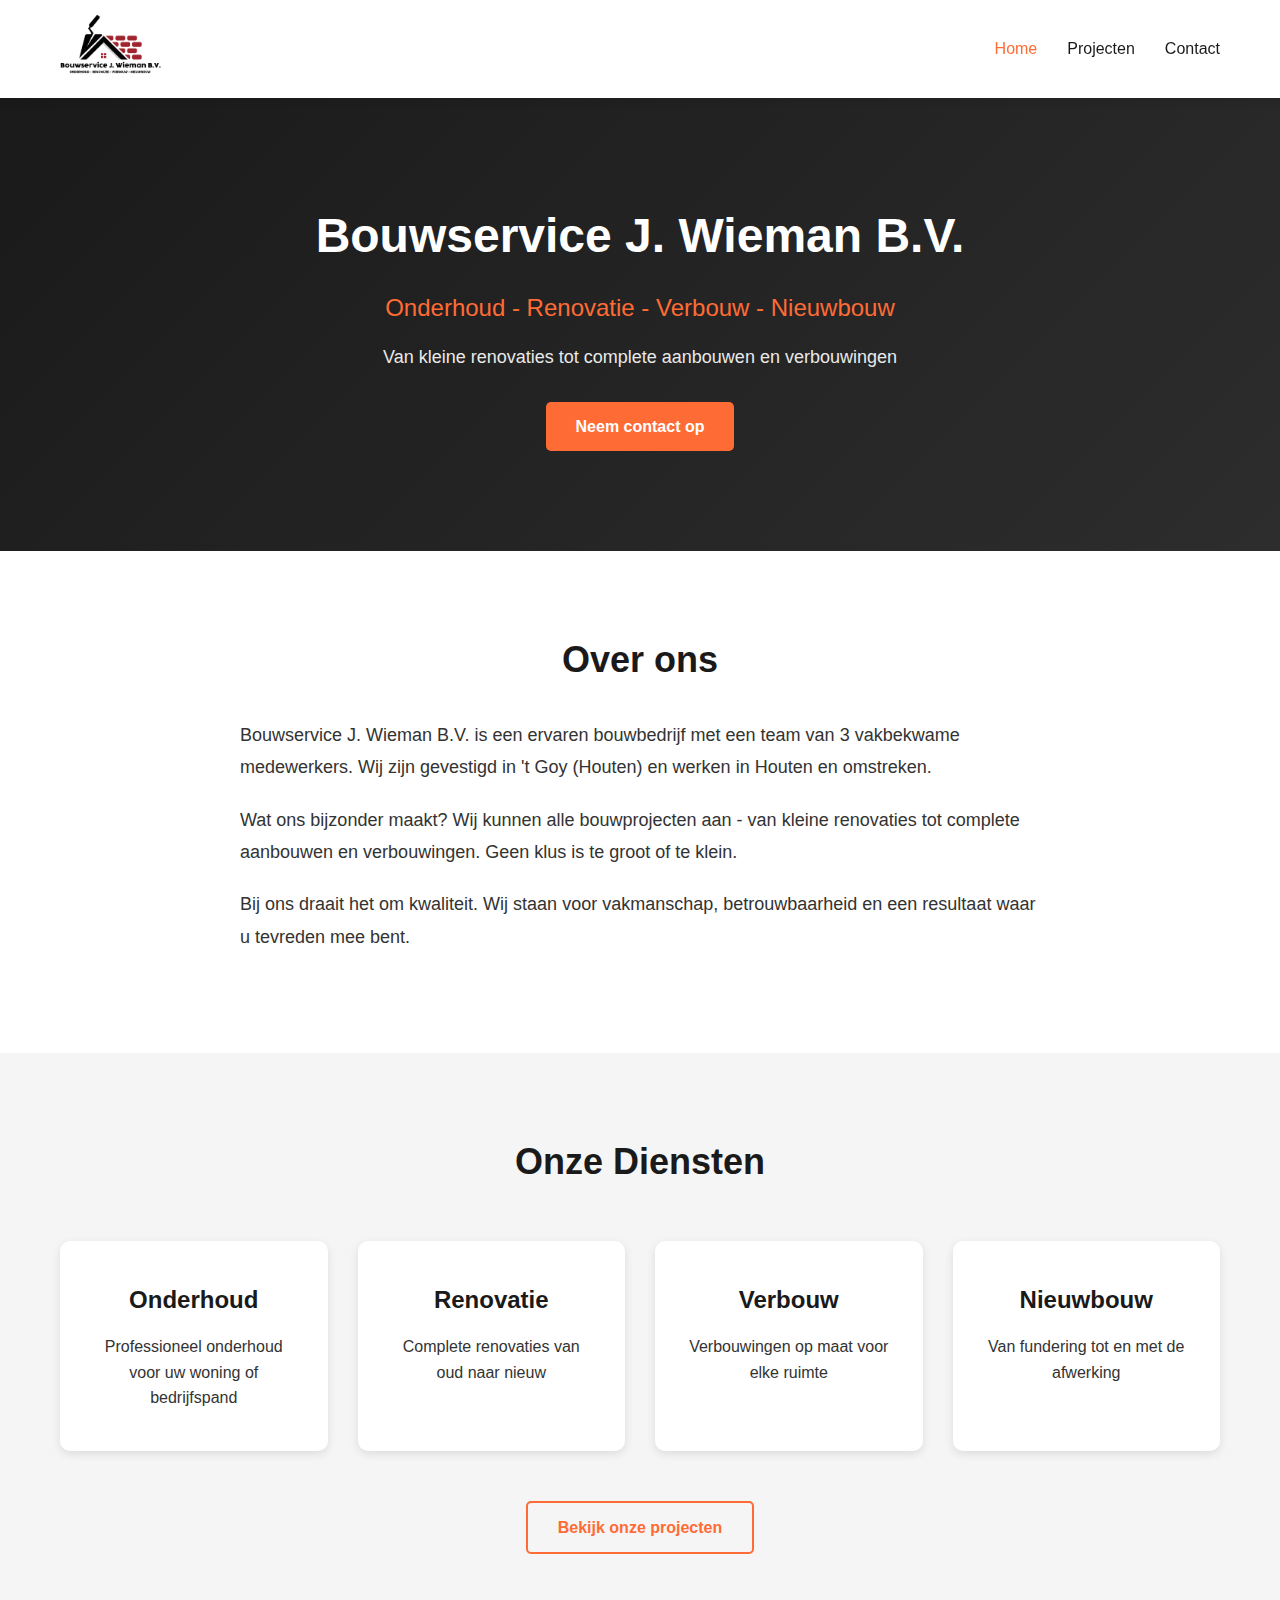
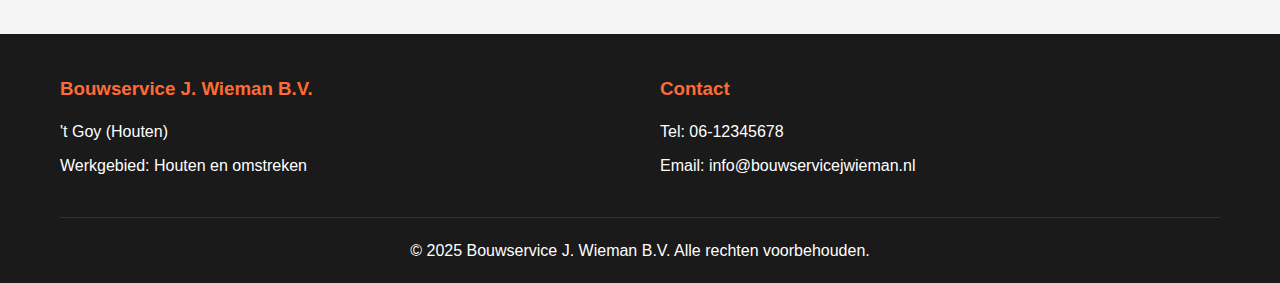
<file: index.html>
<!DOCTYPE html>
<html lang="nl">
<head>
    <meta charset="UTF-8">
    <meta name="viewport" content="width=device-width, initial-scale=1.0">
    <meta name="description" content="Bouwservice J. Wieman B.V. - Ervaren bouwbedrijf in 't Goy (Houten). Specialist in onderhoud, renovatie, verbouw en nieuwbouw. Van klein tot groot, wij kunnen alle projecten aan.">
    <meta name="keywords" content="bouwbedrijf, Houten, renovatie, verbouw, nieuwbouw, onderhoud, aannemer, bouwservice">
    <meta name="author" content="Bouwservice J. Wieman B.V.">
    <title>Bouwservice J. Wieman B.V. - Onderhoud, Renovatie, Verbouw, Nieuwbouw</title>
    <link rel="stylesheet" href="./css/style.css">
</head>
<body>
    <header>
        <nav class="navbar">
            <div class="container">
                <div class="logo">
                    <img src="./img/Logo Bouwservicejwieman.png" alt="Bouwservice J. Wieman B.V.">
                </div>
                <ul class="nav-links">
                    <li><a href="./index.html" class="active">Home</a></li>
                    <li><a href="./projects.html">Projecten</a></li>
                    <li><a href="./contact.html">Contact</a></li>
                </ul>
            </div>
        </nav>
    </header>

    <section class="hero">
        <div class="hero-content">
            <h1>Bouwservice J. Wieman B.V.</h1>
            <p class="hero-subtitle">Onderhoud - Renovatie - Verbouw - Nieuwbouw</p>
            <p class="hero-text">Van kleine renovaties tot complete aanbouwen en verbouwingen</p>
            <a href="./contact.html" class="btn-primary">Neem contact op</a>
        </div>
    </section>

    <section class="about">
        <div class="container">
            <h2>Over ons</h2>
            <div class="about-content">
                <p>Bouwservice J. Wieman B.V. is een ervaren bouwbedrijf met een team van 3 vakbekwame medewerkers. Wij zijn gevestigd in 't Goy (Houten) en werken in Houten en omstreken.</p>
                <p>Wat ons bijzonder maakt? Wij kunnen alle bouwprojecten aan - van kleine renovaties tot complete aanbouwen en verbouwingen. Geen klus is te groot of te klein.</p>
                <p>Bij ons draait het om kwaliteit. Wij staan voor vakmanschap, betrouwbaarheid en een resultaat waar u tevreden mee bent.</p>
            </div>
        </div>
    </section>

    <section class="services">
        <div class="container">
            <h2>Onze Diensten</h2>
            <div class="services-grid">
                <div class="service-card">
                    <h3>Onderhoud</h3>
                    <p>Professioneel onderhoud voor uw woning of bedrijfspand</p>
                </div>
                <div class="service-card">
                    <h3>Renovatie</h3>
                    <p>Complete renovaties van oud naar nieuw</p>
                </div>
                <div class="service-card">
                    <h3>Verbouw</h3>
                    <p>Verbouwingen op maat voor elke ruimte</p>
                </div>
                <div class="service-card">
                    <h3>Nieuwbouw</h3>
                    <p>Van fundering tot en met de afwerking</p>
                </div>
            </div>
            <div class="cta-section">
                <a href="./projects.html" class="btn-secondary">Bekijk onze projecten</a>
            </div>
        </div>
    </section>

    <footer>
        <div class="container">
            <div class="footer-content">
                <div class="footer-section">
                    <h3>Bouwservice J. Wieman B.V.</h3>
                    <p>'t Goy (Houten)</p>
                    <p>Werkgebied: Houten en omstreken</p>
                </div>
                <div class="footer-section">
                    <h3>Contact</h3>
                    <p>Tel: <a href="tel:0612345678">06-12345678</a></p>
                    <p>Email: <a href="mailto:info@bouwservicejwieman.nl">info@bouwservicejwieman.nl</a></p>
                </div>
            </div>
            <div class="footer-bottom">
                <p>&copy; 2025 Bouwservice J. Wieman B.V. Alle rechten voorbehouden.</p>
            </div>
        </div>
    </footer>
</body>
</html>
</file>
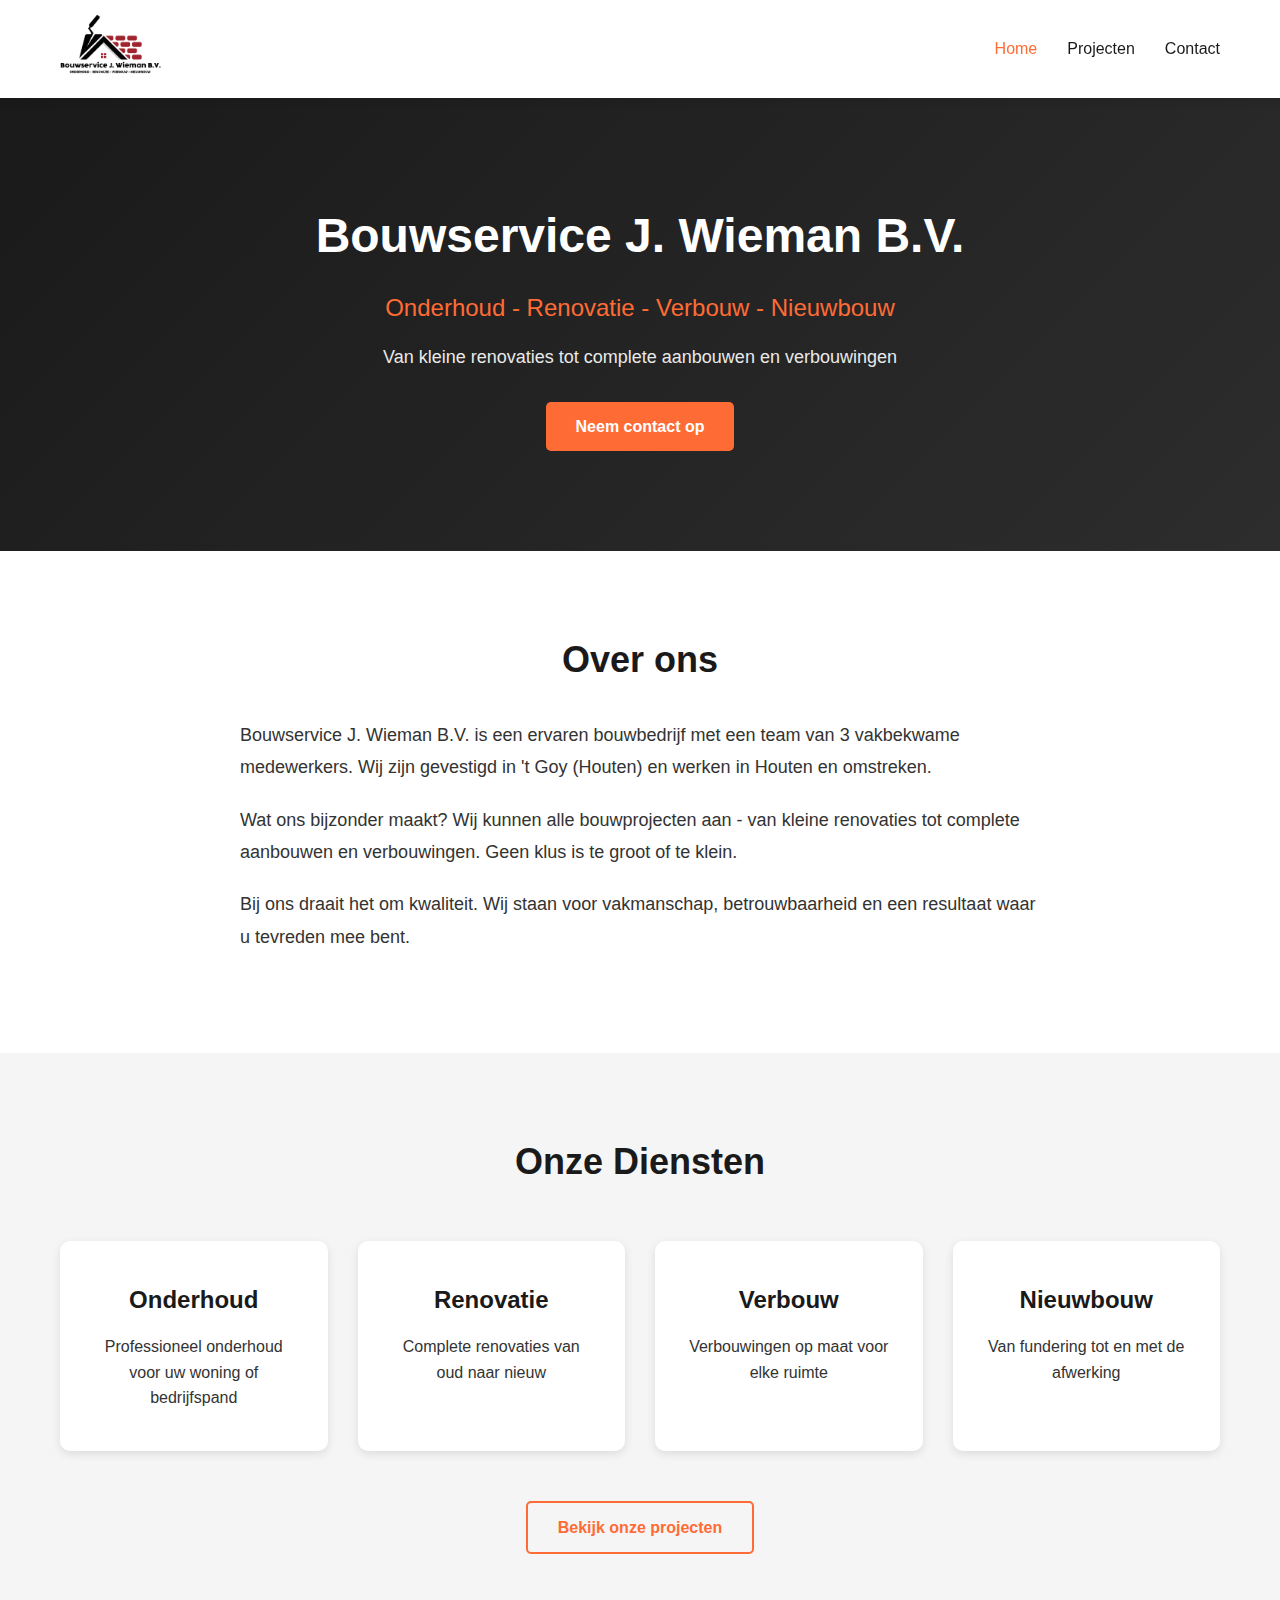
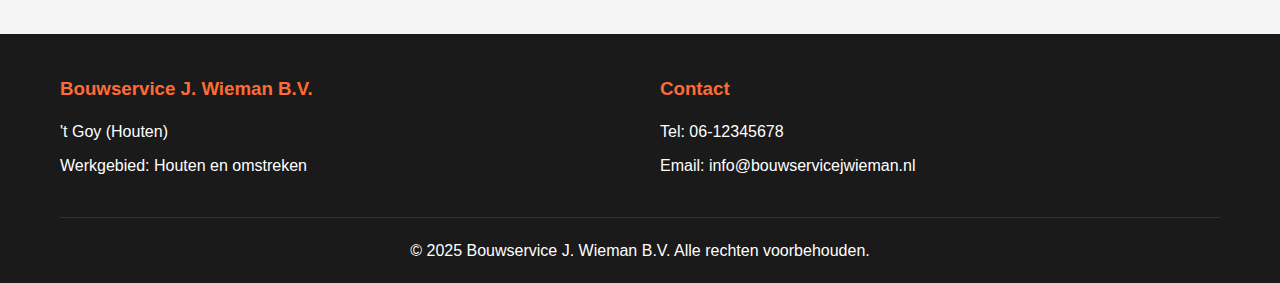
<file: Bouwservicejwieman/index.html>
<!DOCTYPE html>
<html lang="nl">
<head>
    <meta charset="UTF-8">
    <meta name="viewport" content="width=device-width, initial-scale=1.0">
    <base href="/Bouwservicejwieman/">
    <title>Bouwservice J. Wieman B.V. - Onderhoud, Renovatie, Verbouw, Nieuwbouw</title>
    <link rel="stylesheet" href="./css/style.css">
</head>
<body>
    <header>
        <nav class="navbar">
            <div class="container">
                <div class="logo">
                    <img src="./img/Logo Bouwservicejwieman.png" alt="Bouwservice J. Wieman B.V.">
                </div>
                <ul class="nav-links">
                    <li><a href="./index.html" class="active">Home</a></li>
                    <li><a href="./projects.html">Projecten</a></li>
                    <li><a href="./contact.html">Contact</a></li>
                </ul>
            </div>
        </nav>
    </header>

    <section class="hero">
        <div class="hero-content">
            <h1>Bouwservice J. Wieman B.V.</h1>
            <p class="hero-subtitle">Onderhoud - Renovatie - Verbouw - Nieuwbouw</p>
            <p class="hero-text">Van kleine renovaties tot complete aanbouwen en verbouwingen</p>
            <a href="./contact.html" class="btn-primary">Neem contact op</a>
        </div>
    </section>

    <section class="about">
        <div class="container">
            <h2>Over ons</h2>
            <div class="about-content">
                <p>Bouwservice J. Wieman B.V. is een ervaren bouwbedrijf met een team van 3 vakbekwame medewerkers. Wij zijn gevestigd in 't Goy (Houten) en werken in Houten en omstreken.</p>
                <p>Wat ons bijzonder maakt? Wij kunnen alle bouwprojecten aan - van kleine renovaties tot complete aanbouwen en verbouwingen. Geen klus is te groot of te klein.</p>
                <p>Bij ons draait het om kwaliteit. Wij staan voor vakmanschap, betrouwbaarheid en een resultaat waar u tevreden mee bent.</p>
            </div>
        </div>
    </section>

    <section class="services">
        <div class="container">
            <h2>Onze Diensten</h2>
            <div class="services-grid">
                <div class="service-card">
                    <h3>Onderhoud</h3>
                    <p>Professioneel onderhoud voor uw woning of bedrijfspand</p>
                </div>
                <div class="service-card">
                    <h3>Renovatie</h3>
                    <p>Complete renovaties van oud naar nieuw</p>
                </div>
                <div class="service-card">
                    <h3>Verbouw</h3>
                    <p>Verbouwingen op maat voor elke ruimte</p>
                </div>
                <div class="service-card">
                    <h3>Nieuwbouw</h3>
                    <p>Van fundering tot en met de afwerking</p>
                </div>
            </div>
            <div class="cta-section">
                <a href="./projects.html" class="btn-secondary">Bekijk onze projecten</a>
            </div>
        </div>
    </section>

    <footer>
        <div class="container">
            <div class="footer-content">
                <div class="footer-section">
                    <h3>Bouwservice J. Wieman B.V.</h3>
                    <p>'t Goy (Houten)</p>
                    <p>Werkgebied: Houten en omstreken</p>
                </div>
                <div class="footer-section">
                    <h3>Contact</h3>
                    <p>Tel: <a href="tel:0612345678">06-12345678</a></p>
                    <p>Email: <a href="mailto:info@bouwservicejwieman.nl">info@bouwservicejwieman.nl</a></p>
                </div>
            </div>
            <div class="footer-bottom">
                <p>&copy; 2025 Bouwservice J. Wieman B.V. Alle rechten voorbehouden.</p>
            </div>
        </div>
    </footer>
</body>
</html>
</file>
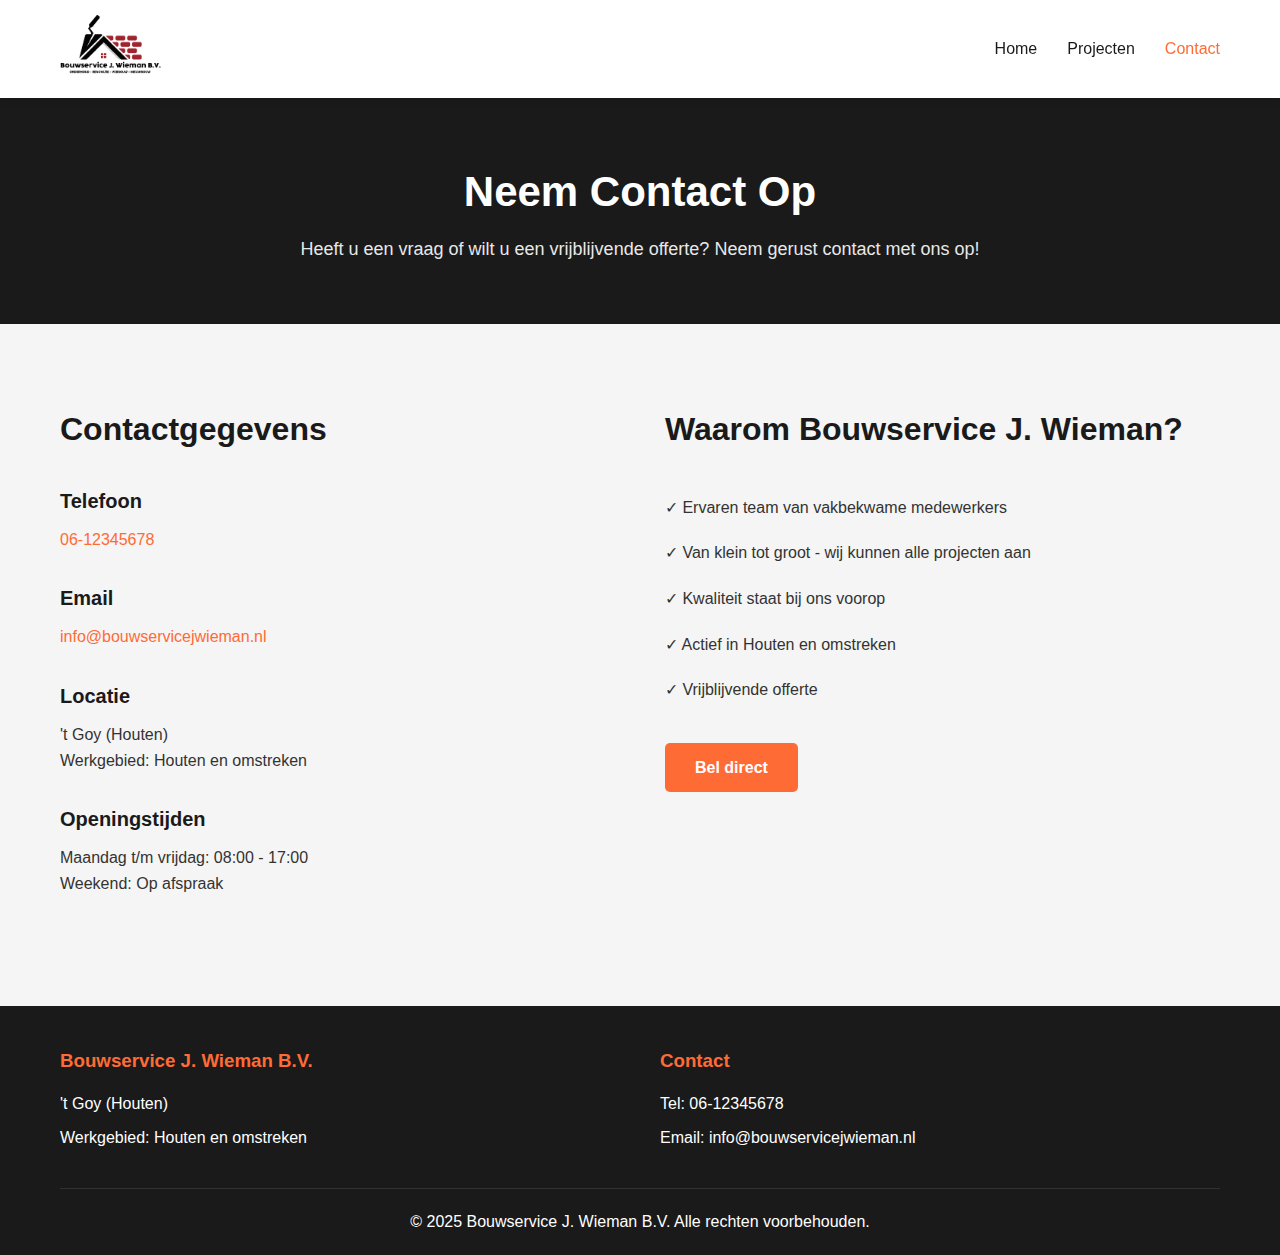
<file: contact.html>
<!DOCTYPE html>
<html lang="nl">
<head>
    <meta charset="UTF-8">
    <meta name="viewport" content="width=device-width, initial-scale=1.0">
    <meta name="description" content="Neem contact op met Bouwservice J. Wieman B.V. voor een vrijblijvende offerte. Gevestigd in 't Goy (Houten). Tel: 06, Email: info@bouwservicejwieman.nl">
    <meta name="keywords" content="contact, bouwbedrijf Houten, offerte aanvragen, bouwservice contact">
    <title>Contact - Bouwservice J. Wieman B.V.</title>
    <link rel="stylesheet" href="./css/style.css">
</head>
<body>
    <header>
        <nav class="navbar">
            <div class="container">
                <div class="logo">
                    <img src="./img/Logo Bouwservicejwieman.png" alt="Bouwservice J. Wieman B.V.">
                </div>
                <ul class="nav-links">
                    <li><a href="./index.html">Home</a></li>
                    <li><a href="./projects.html">Projecten</a></li>
                    <li><a href="./contact.html" class="active">Contact</a></li>
                </ul>
            </div>
        </nav>
    </header>

    <section class="page-header">
        <div class="container">
            <h1>Neem Contact Op</h1>
            <p>Heeft u een vraag of wilt u een vrijblijvende offerte? Neem gerust contact met ons op!</p>
        </div>
    </section>

    <section class="contact-section">
        <div class="container">
            <div class="contact-grid">
                <div class="contact-info">
                    <h2>Contactgegevens</h2>
                    <div class="contact-item">
                        <h3>Telefoon</h3>
                        <p><a href="tel:0612345678">06-12345678</a></p>
                    </div>
                    <div class="contact-item">
                        <h3>Email</h3>
                        <p><a href="mailto:info@bouwservicejwieman.nl">info@bouwservicejwieman.nl</a></p>
                    </div>
                    <div class="contact-item">
                        <h3>Locatie</h3>
                        <p>'t Goy (Houten)</p>
                        <p>Werkgebied: Houten en omstreken</p>
                    </div>
                    <div class="contact-item">
                        <h3>Openingstijden</h3>
                        <p>Maandag t/m vrijdag: 08:00 - 17:00</p>
                        <p>Weekend: Op afspraak</p>
                    </div>
                </div>
                <div class="contact-cta">
                    <h2>Waarom Bouwservice J. Wieman?</h2>
                    <ul class="benefits-list">
                        <li>✓ Ervaren team van vakbekwame medewerkers</li>
                        <li>✓ Van klein tot groot - wij kunnen alle projecten aan</li>
                        <li>✓ Kwaliteit staat bij ons voorop</li>
                        <li>✓ Actief in Houten en omstreken</li>
                        <li>✓ Vrijblijvende offerte</li>
                    </ul>
                    <a href="tel:0612345678" class="btn-primary">Bel direct</a>
                </div>
            </div>
        </div>
    </section>

    <footer>
        <div class="container">
            <div class="footer-content">
                <div class="footer-section">
                    <h3>Bouwservice J. Wieman B.V.</h3>
                    <p>'t Goy (Houten)</p>
                    <p>Werkgebied: Houten en omstreken</p>
                </div>
                <div class="footer-section">
                    <h3>Contact</h3>
                    <p>Tel: <a href="tel:0612345678">06-12345678</a></p>
                    <p>Email: <a href="mailto:info@bouwservicejwieman.nl">info@bouwservicejwieman.nl</a></p>
                </div>
            </div>
            <div class="footer-bottom">
                <p>&copy; 2025 Bouwservice J. Wieman B.V. Alle rechten voorbehouden.</p>
            </div>
        </div>
    </footer>
</body>
</html>
</file>
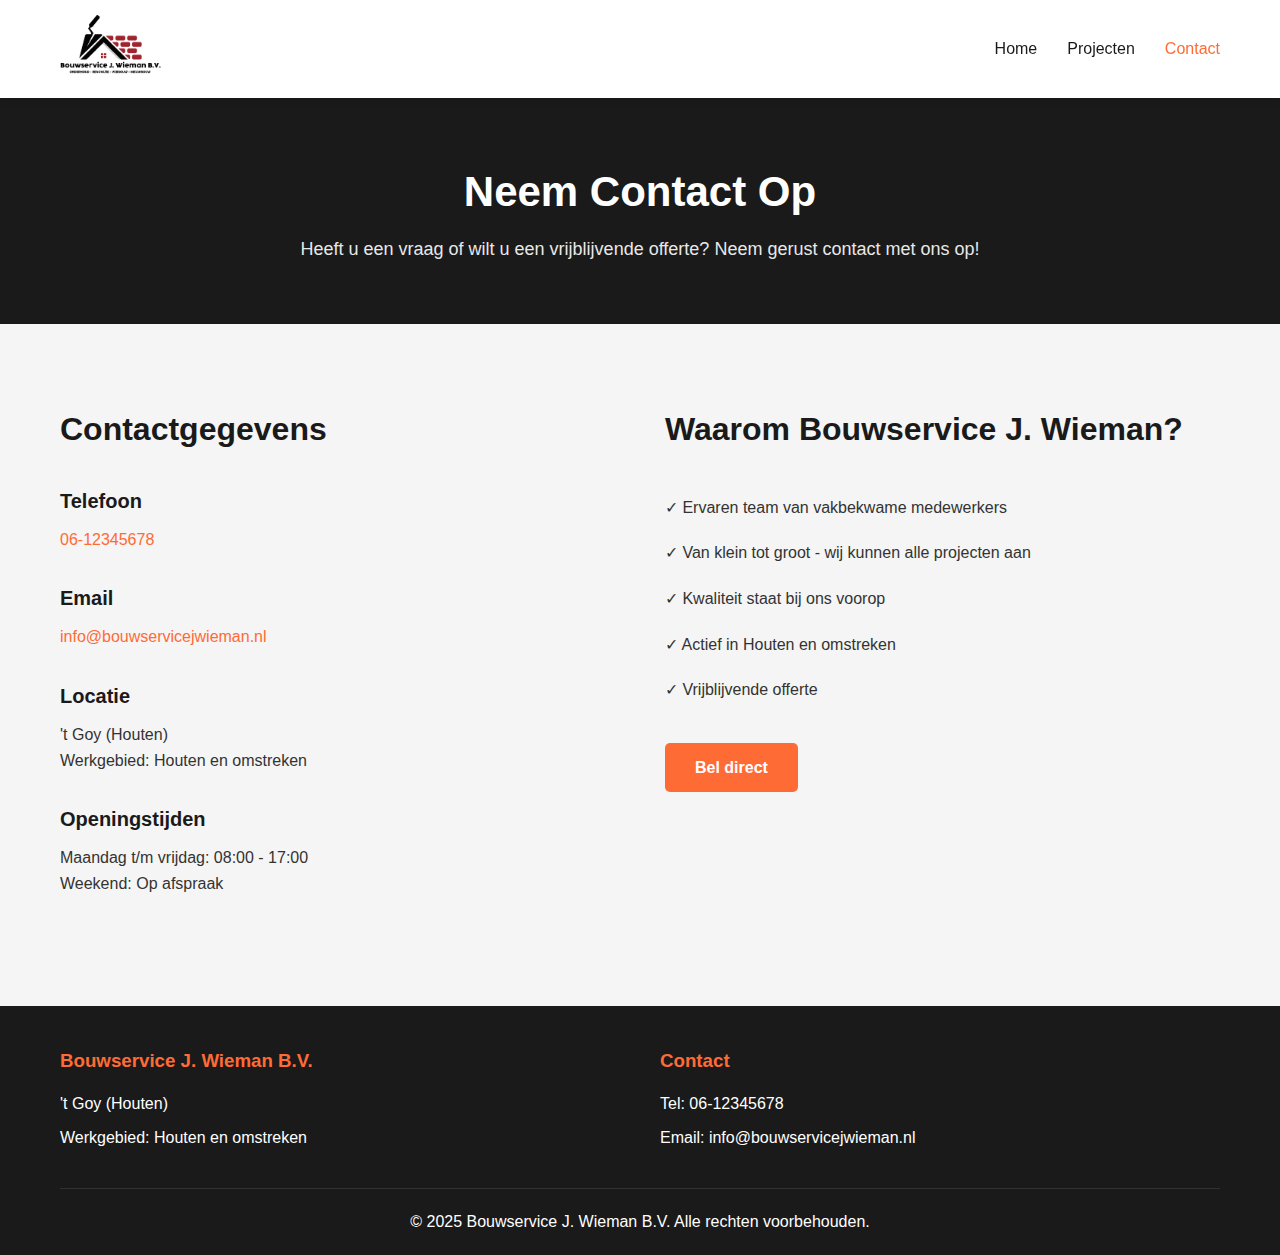
<file: Bouwservicejwieman/contact.html>
<!DOCTYPE html>
<html lang="nl">
<head>
    <meta charset="UTF-8">
    <meta name="viewport" content="width=device-width, initial-scale=1.0">
    <base href="/Bouwservicejwieman/">
    <title>Contact - Bouwservice J. Wieman B.V.</title>
    <link rel="stylesheet" href="./css/style.css">
</head>
<body>
    <header>
        <nav class="navbar">
            <div class="container">
                <div class="logo">
                    <img src="./img/Logo Bouwservicejwieman.png" alt="Bouwservice J. Wieman B.V.">
                </div>
                <ul class="nav-links">
                    <li><a href="./index.html">Home</a></li>
                    <li><a href="./projects.html">Projecten</a></li>
                    <li><a href="./contact.html" class="active">Contact</a></li>
                </ul>
            </div>
        </nav>
    </header>

    <section class="page-header">
        <div class="container">
            <h1>Neem Contact Op</h1>
            <p>Heeft u een vraag of wilt u een vrijblijvende offerte? Neem gerust contact met ons op!</p>
        </div>
    </section>

    <section class="contact-section">
        <div class="container">
            <div class="contact-grid">
                <div class="contact-info">
                    <h2>Contactgegevens</h2>
                    <div class="contact-item">
                        <h3>Telefoon</h3>
                        <p><a href="tel:0612345678">06-12345678</a></p>
                    </div>
                    <div class="contact-item">
                        <h3>Email</h3>
                        <p><a href="mailto:info@bouwservicejwieman.nl">info@bouwservicejwieman.nl</a></p>
                    </div>
                    <div class="contact-item">
                        <h3>Locatie</h3>
                        <p>'t Goy (Houten)</p>
                        <p>Werkgebied: Houten en omstreken</p>
                    </div>
                    <div class="contact-item">
                        <h3>Openingstijden</h3>
                        <p>Maandag t/m vrijdag: 08:00 - 17:00</p>
                        <p>Weekend: Op afspraak</p>
                    </div>
                </div>
                <div class="contact-cta">
                    <h2>Waarom Bouwservice J. Wieman?</h2>
                    <ul class="benefits-list">
                        <li>✓ Ervaren team van vakbekwame medewerkers</li>
                        <li>✓ Van klein tot groot - wij kunnen alle projecten aan</li>
                        <li>✓ Kwaliteit staat bij ons voorop</li>
                        <li>✓ Actief in Houten en omstreken</li>
                        <li>✓ Vrijblijvende offerte</li>
                    </ul>
                    <a href="tel:0612345678" class="btn-primary">Bel direct</a>
                </div>
            </div>
        </div>
    </section>

    <footer>
        <div class="container">
            <div class="footer-content">
                <div class="footer-section">
                    <h3>Bouwservice J. Wieman B.V.</h3>
                    <p>'t Goy (Houten)</p>
                    <p>Werkgebied: Houten en omstreken</p>
                </div>
                <div class="footer-section">
                    <h3>Contact</h3>
                    <p>Tel: <a href="tel:0612345678">06-12345678</a></p>
                    <p>Email: <a href="mailto:info@bouwservicejwieman.nl">info@bouwservicejwieman.nl</a></p>
                </div>
            </div>
            <div class="footer-bottom">
                <p>&copy; 2025 Bouwservice J. Wieman B.V. Alle rechten voorbehouden.</p>
            </div>
        </div>
    </footer>
</body>
</html>
</file>
<file: css/style.css>
* {
    margin: 0;
    padding: 0;
    box-sizing: border-box;
}

:root {
    --primary-color: #1a1a1a;
    --secondary-color: #ff6b35;
    --accent-color: #c44536;
    --text-color: #333;
    --light-bg: #f5f5f5;
    --white: #ffffff;
}

body {
    font-family: 'Segoe UI', Tahoma, Geneva, Verdana, sans-serif;
    line-height: 1.6;
    color: var(--text-color);
}

.container {
    max-width: 1200px;
    margin: 0 auto;
    padding: 0 20px;
}

/* Navbar */
.navbar {
    background-color: var(--white);
    box-shadow: 0 2px 10px rgba(0,0,0,0.1);
    position: sticky;
    top: 0;
    z-index: 100;
}

.navbar .container {
    display: flex;
    justify-content: space-between;
    align-items: center;
    padding: 15px 20px;
}

.logo img {
    height: 60px;
    width: auto;
}

.nav-links {
    display: flex;
    list-style: none;
    gap: 30px;
}

.nav-links a {
    text-decoration: none;
    color: var(--primary-color);
    font-weight: 500;
    font-size: 16px;
    transition: color 0.3s;
}

.nav-links a:hover,
.nav-links a.active {
    color: var(--secondary-color);
}

/* Hero Section */
.hero {
    background: linear-gradient(135deg, var(--primary-color) 0%, #2d2d2d 100%);
    color: var(--white);
    padding: 100px 20px;
    text-align: center;
}

.hero-content h1 {
    font-size: 48px;
    margin-bottom: 15px;
}

.hero-subtitle {
    font-size: 24px;
    color: var(--secondary-color);
    margin-bottom: 15px;
}

.hero-text {
    font-size: 18px;
    margin-bottom: 30px;
    opacity: 0.9;
}

/* Buttons */
.btn-primary,
.btn-secondary {
    display: inline-block;
    padding: 12px 30px;
    text-decoration: none;
    border-radius: 5px;
    font-weight: 600;
    transition: all 0.3s;
}

.btn-primary {
    background-color: var(--secondary-color);
    color: var(--white);
}

.btn-primary:hover {
    background-color: #ff8555;
    transform: translateY(-2px);
}

.btn-secondary {
    background-color: transparent;
    color: var(--secondary-color);
    border: 2px solid var(--secondary-color);
}

.btn-secondary:hover {
    background-color: var(--secondary-color);
    color: var(--white);
}

/* About Section */
.about {
    padding: 80px 20px;
    background-color: var(--white);
}

.about h2 {
    font-size: 36px;
    margin-bottom: 30px;
    color: var(--primary-color);
    text-align: center;
}

.about-content p {
    font-size: 18px;
    margin-bottom: 20px;
    line-height: 1.8;
    max-width: 800px;
    margin-left: auto;
    margin-right: auto;
}

/* Services Section */
.services {
    padding: 80px 20px;
    background-color: var(--light-bg);
}

.services h2 {
    font-size: 36px;
    margin-bottom: 50px;
    color: var(--primary-color);
    text-align: center;
}

.services-grid {
    display: grid;
    grid-template-columns: repeat(auto-fit, minmax(250px, 1fr));
    gap: 30px;
    margin-bottom: 50px;
}

.service-card {
    background-color: var(--white);
    padding: 40px 30px;
    border-radius: 10px;
    text-align: center;
    box-shadow: 0 3px 10px rgba(0,0,0,0.1);
    transition: transform 0.3s;
}

.service-card:hover {
    transform: translateY(-5px);
}

.service-card h3 {
    color: var(--primary-color);
    font-size: 24px;
    margin-bottom: 15px;
}

.service-card p {
    color: var(--text-color);
    font-size: 16px;
}

.cta-section {
    text-align: center;
}

/* Page Header */
.page-header {
    background-color: var(--primary-color);
    color: var(--white);
    padding: 60px 20px;
    text-align: center;
}

.page-header h1 {
    font-size: 42px;
    margin-bottom: 10px;
}

.page-header p {
    font-size: 18px;
    opacity: 0.9;
}

/* Projects Section */
.projects {
    padding: 80px 20px;
    background-color: var(--white);
}

.projects-grid {
    display: grid;
    grid-template-columns: repeat(auto-fit, minmax(300px, 1fr));
    gap: 30px;
}

.project-card {
    background-color: var(--white);
    border-radius: 10px;
    overflow: hidden;
    box-shadow: 0 3px 15px rgba(0,0,0,0.1);
    transition: transform 0.3s;
}

.project-card:hover {
    transform: translateY(-5px);
}

.project-image img {
    width: 100%;
    height: 250px;
    object-fit: cover;
}

.project-info {
    padding: 20px;
}

.project-info h3 {
    color: var(--primary-color);
    font-size: 22px;
    margin-bottom: 10px;
}

.project-info p {
    color: var(--text-color);
    margin-bottom: 15px;
}

.project-category {
    display: inline-block;
    background-color: var(--secondary-color);
    color: var(--white);
    padding: 5px 15px;
    border-radius: 20px;
    font-size: 14px;
}

/* Contact Section */
.contact-section {
    padding: 80px 20px;
    background-color: var(--light-bg);
}

.contact-grid {
    display: grid;
    grid-template-columns: repeat(auto-fit, minmax(300px, 1fr));
    gap: 50px;
}

.contact-info h2,
.contact-cta h2 {
    font-size: 32px;
    margin-bottom: 30px;
    color: var(--primary-color);
}

.contact-item {
    margin-bottom: 30px;
}

.contact-item h3 {
    color: var(--primary-color);
    font-size: 20px;
    margin-bottom: 10px;
}

.contact-item p {
    font-size: 16px;
}

.contact-item a {
    color: var(--secondary-color);
    text-decoration: none;
}

.contact-item a:hover {
    text-decoration: underline;
}

.benefits-list {
    list-style: none;
    margin-bottom: 30px;
}

.benefits-list li {
    padding: 10px 0;
    font-size: 16px;
    color: var(--text-color);
}

/* Footer */
footer {
    background-color: var(--primary-color);
    color: var(--white);
    padding: 40px 20px 20px;
}

.footer-content {
    display: grid;
    grid-template-columns: repeat(auto-fit, minmax(250px, 1fr));
    gap: 40px;
    margin-bottom: 30px;
}

.footer-section h3 {
    margin-bottom: 15px;
    color: var(--secondary-color);
}

.footer-section p {
    margin-bottom: 8px;
}

.footer-section a {
    color: var(--white);
    text-decoration: none;
}

.footer-section a:hover {
    color: var(--secondary-color);
}

.footer-bottom {
    text-align: center;
    padding-top: 20px;
    border-top: 1px solid rgba(255,255,255,0.1);
}

/* Responsive */
@media (max-width: 768px) {
    .nav-links {
        gap: 15px;
    }
    
    .hero-content h1 {
        font-size: 32px;
    }
    
    .hero-subtitle {
        font-size: 18px;
    }
    
    .about h2,
    .services h2 {
        font-size: 28px;
    }
    
    .services-grid {
        grid-template-columns: 1fr;
    }
}
</file>
<file: Bouwservicejwieman/css/style.css>
* {
    margin: 0;
    padding: 0;
    box-sizing: border-box;
}

:root {
    --primary-color: #1a1a1a;
    --secondary-color: #ff6b35;
    --accent-color: #c44536;
    --text-color: #333;
    --light-bg: #f5f5f5;
    --white: #ffffff;
}

body {
    font-family: 'Segoe UI', Tahoma, Geneva, Verdana, sans-serif;
    line-height: 1.6;
    color: var(--text-color);
}

.container {
    max-width: 1200px;
    margin: 0 auto;
    padding: 0 20px;
}

/* Navbar */
.navbar {
    background-color: var(--white);
    box-shadow: 0 2px 10px rgba(0,0,0,0.1);
    position: sticky;
    top: 0;
    z-index: 100;
}

.navbar .container {
    display: flex;
    justify-content: space-between;
    align-items: center;
    padding: 15px 20px;
}

.logo img {
    height: 60px;
    width: auto;
}

.nav-links {
    display: flex;
    list-style: none;
    gap: 30px;
}

.nav-links a {
    text-decoration: none;
    color: var(--primary-color);
    font-weight: 500;
    font-size: 16px;
    transition: color 0.3s;
}

.nav-links a:hover,
.nav-links a.active {
    color: var(--secondary-color);
}

/* Hero Section */
.hero {
    background: linear-gradient(135deg, var(--primary-color) 0%, #2d2d2d 100%);
    color: var(--white);
    padding: 100px 20px;
    text-align: center;
}

.hero-content h1 {
    font-size: 48px;
    margin-bottom: 15px;
}

.hero-subtitle {
    font-size: 24px;
    color: var(--secondary-color);
    margin-bottom: 15px;
}

.hero-text {
    font-size: 18px;
    margin-bottom: 30px;
    opacity: 0.9;
}

/* Buttons */
.btn-primary,
.btn-secondary {
    display: inline-block;
    padding: 12px 30px;
    text-decoration: none;
    border-radius: 5px;
    font-weight: 600;
    transition: all 0.3s;
}

.btn-primary {
    background-color: var(--secondary-color);
    color: var(--white);
}

.btn-primary:hover {
    background-color: #ff8555;
    transform: translateY(-2px);
}

.btn-secondary {
    background-color: transparent;
    color: var(--secondary-color);
    border: 2px solid var(--secondary-color);
}

.btn-secondary:hover {
    background-color: var(--secondary-color);
    color: var(--white);
}

/* About Section */
.about {
    padding: 80px 20px;
    background-color: var(--white);
}

.about h2 {
    font-size: 36px;
    margin-bottom: 30px;
    color: var(--primary-color);
    text-align: center;
}

.about-content p {
    font-size: 18px;
    margin-bottom: 20px;
    line-height: 1.8;
    max-width: 800px;
    margin-left: auto;
    margin-right: auto;
}

/* Services Section */
.services {
    padding: 80px 20px;
    background-color: var(--light-bg);
}

.services h2 {
    font-size: 36px;
    margin-bottom: 50px;
    color: var(--primary-color);
    text-align: center;
}

.services-grid {
    display: grid;
    grid-template-columns: repeat(auto-fit, minmax(250px, 1fr));
    gap: 30px;
    margin-bottom: 50px;
}

.service-card {
    background-color: var(--white);
    padding: 40px 30px;
    border-radius: 10px;
    text-align: center;
    box-shadow: 0 3px 10px rgba(0,0,0,0.1);
    transition: transform 0.3s;
}

.service-card:hover {
    transform: translateY(-5px);
}

.service-card h3 {
    color: var(--primary-color);
    font-size: 24px;
    margin-bottom: 15px;
}

.service-card p {
    color: var(--text-color);
    font-size: 16px;
}

.cta-section {
    text-align: center;
}

/* Page Header */
.page-header {
    background-color: var(--primary-color);
    color: var(--white);
    padding: 60px 20px;
    text-align: center;
}

.page-header h1 {
    font-size: 42px;
    margin-bottom: 10px;
}

.page-header p {
    font-size: 18px;
    opacity: 0.9;
}

/* Projects Section */
.projects {
    padding: 80px 20px;
    background-color: var(--white);
}

.projects-grid {
    display: grid;
    grid-template-columns: repeat(auto-fit, minmax(300px, 1fr));
    gap: 30px;
}

.project-card {
    background-color: var(--white);
    border-radius: 10px;
    overflow: hidden;
    box-shadow: 0 3px 15px rgba(0,0,0,0.1);
    transition: transform 0.3s;
}

.project-card:hover {
    transform: translateY(-5px);
}

.project-image img {
    width: 100%;
    height: 250px;
    object-fit: cover;
}

.project-info {
    padding: 20px;
}

.project-info h3 {
    color: var(--primary-color);
    font-size: 22px;
    margin-bottom: 10px;
}

.project-info p {
    color: var(--text-color);
    margin-bottom: 15px;
}

.project-category {
    display: inline-block;
    background-color: var(--secondary-color);
    color: var(--white);
    padding: 5px 15px;
    border-radius: 20px;
    font-size: 14px;
}

/* Contact Section */
.contact-section {
    padding: 80px 20px;
    background-color: var(--light-bg);
}

.contact-grid {
    display: grid;
    grid-template-columns: repeat(auto-fit, minmax(300px, 1fr));
    gap: 50px;
}

.contact-info h2,
.contact-cta h2 {
    font-size: 32px;
    margin-bottom: 30px;
    color: var(--primary-color);
}

.contact-item {
    margin-bottom: 30px;
}

.contact-item h3 {
    color: var(--primary-color);
    font-size: 20px;
    margin-bottom: 10px;
}

.contact-item p {
    font-size: 16px;
}

.contact-item a {
    color: var(--secondary-color);
    text-decoration: none;
}

.contact-item a:hover {
    text-decoration: underline;
}

.benefits-list {
    list-style: none;
    margin-bottom: 30px;
}

.benefits-list li {
    padding: 10px 0;
    font-size: 16px;
    color: var(--text-color);
}

/* Footer */
footer {
    background-color: var(--primary-color);
    color: var(--white);
    padding: 40px 20px 20px;
}

.footer-content {
    display: grid;
    grid-template-columns: repeat(auto-fit, minmax(250px, 1fr));
    gap: 40px;
    margin-bottom: 30px;
}

.footer-section h3 {
    margin-bottom: 15px;
    color: var(--secondary-color);
}

.footer-section p {
    margin-bottom: 8px;
}

.footer-section a {
    color: var(--white);
    text-decoration: none;
}

.footer-section a:hover {
    color: var(--secondary-color);
}

.footer-bottom {
    text-align: center;
    padding-top: 20px;
    border-top: 1px solid rgba(255,255,255,0.1);
}

/* Responsive */
@media (max-width: 768px) {
    .nav-links {
        gap: 15px;
    }
    
    .hero-content h1 {
        font-size: 32px;
    }
    
    .hero-subtitle {
        font-size: 18px;
    }
    
    .about h2,
    .services h2 {
        font-size: 28px;
    }
    
    .services-grid {
        grid-template-columns: 1fr;
    }
}
</file>
